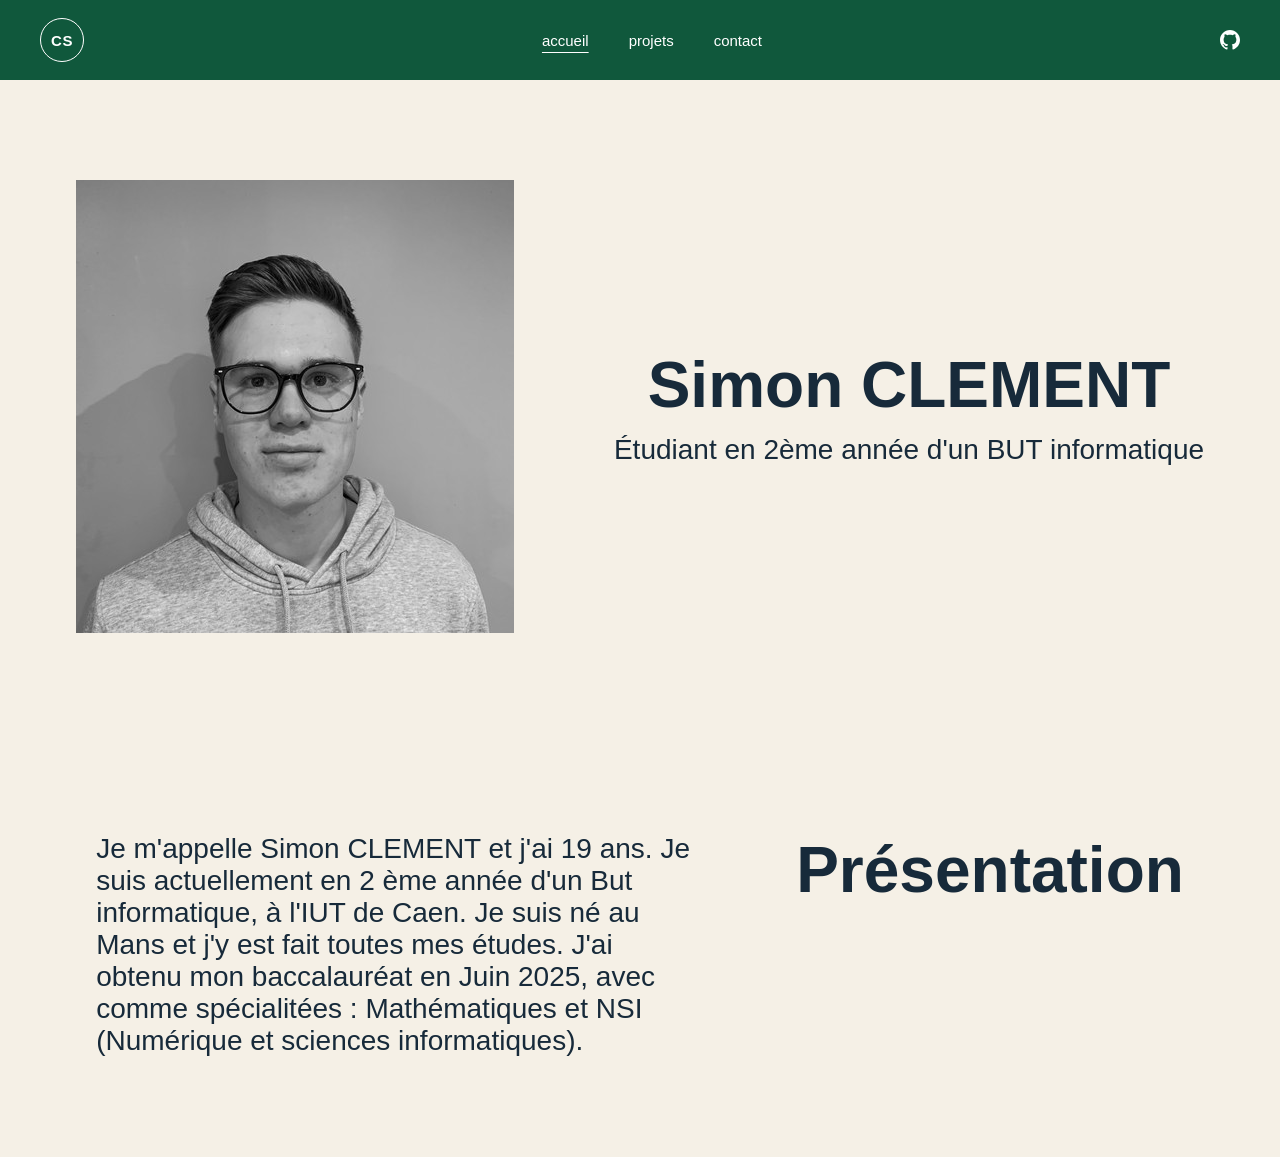
<file: index.html>
<!DOCTYPE html>
<html lang="fr">

<head>
  <meta charset="UTF-8">
  <meta name="viewport" content="width=device-width, initial-scale=1.0">
  <title>CS — Portfolio</title>
  <link rel="stylesheet" href="style/style.css">
</head>

<header class="barre-nav">
  <a class="logo" href="index.html">CS</a>

  <nav class="liens-nav">
    <a href="index.html" class="actif">accueil</a>
    <a href="pages/projets.html">projets</a>
    <a href="pages/contact.html">contact</a>
  </nav>

  <div class="reseaux">
    <a href="https://github.com/SimCLEMENT" aria-label="GitHub">
      <svg viewBox="0 0 24 24" width="20" height="20" fill="currentColor">
        <path
          d="M12 0C5.37 0 0 5.37 0 12c0 5.3 3.438 9.8 8.207 11.387.6.113.793-.26.793-.577 0-.285-.01-1.04-.016-2.04-3.338.725-4.043-1.61-4.043-1.61-.546-1.387-1.333-1.756-1.333-1.756-1.09-.744.083-.729.083-.729 1.205.084 1.84 1.237 1.84 1.237 1.07 1.834 2.807 1.304 3.492.997.108-.775.42-1.305.763-1.605-2.665-.303-5.466-1.332-5.466-5.93 0-1.31.469-2.38 1.236-3.22-.124-.303-.536-1.524.117-3.176 0 0 1.008-.322 3.3 1.23.957-.266 1.983-.399 3.003-.404 1.02.005 2.047.138 3.006.404 2.29-1.552 3.297-1.23 3.297-1.23.655 1.652.243 2.873.12 3.176.77.84 1.235 1.91 1.235 3.22 0 4.61-2.805 5.624-5.478 5.92.43.372.823 1.102.823 2.222 0 1.604-.014 2.897-.014 3.29 0 .32.192.694.8.576C20.565 21.795 24 17.298 24 12c0-6.63-5.37-12-12-12z" />
      </svg>
    </a>
  </div>
</header>



<body>

  <main class="heros">
    <div class="heros-contenu">
      <div class="heros-photo">
        <img src="assets/profile.jpg" alt="Portrait">
      </div>
      <div class="heros-texte">
        <p class="heros-nom">Simon CLEMENT</p>
        <p class="heros-statut">Étudiant en 2ème année d'un BUT informatique</p>
      </div>
    </div>
  </main>

  <section class="presentation">
    <div class="presentation-contenu">
      <p class="presentation-texte">Je m'appelle Simon CLEMENT et j'ai 19 ans. Je suis actuellement en 2 ème année d'un
        But informatique, à l'IUT de Caen. Je suis né au Mans et j'y est fait toutes mes études. J'ai obtenu mon
        baccalauréat en Juin 2025, avec comme spécialitées : Mathématiques et NSI (Numérique et sciences informatiques).
      </p>
      <p class="presentation-titre">Présentation</p>
    </div>
  </section>

</body>

</html>
</file>
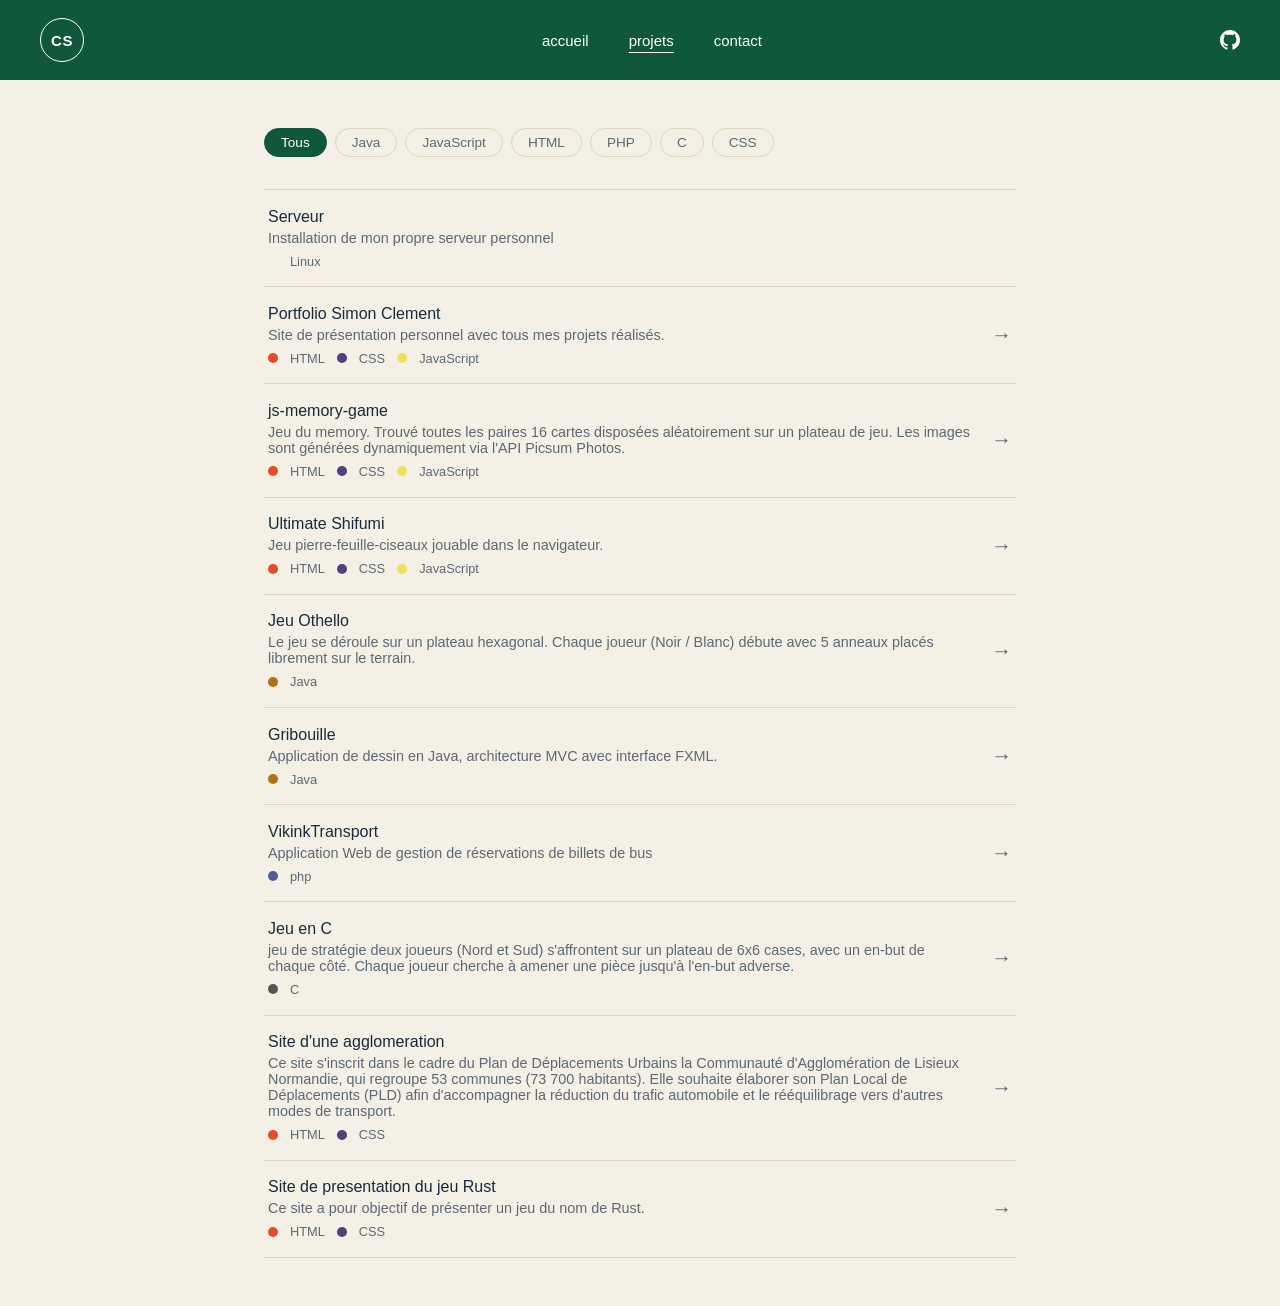
<file: pages/projets.html>
<!DOCTYPE html>
<html lang="fr">

<head>
    <meta charset="UTF-8">
    <meta name="viewport" content="width=device-width, initial-scale=1.0">
    <title>CS — Portfolio</title>
    <link rel="stylesheet" href="../style/style.css">
</head>

<header class="barre-nav">
    <a class="logo" href="../index.html">CS</a>

    <nav class="liens-nav">
        <a href="../index.html">accueil</a>
        <a href="projets.html" class="actif">projets</a>
        <a href="contact.html">contact</a>
    </nav>

    <div class="reseaux">
        <a href="https://github.com/SimCLEMENT" aria-label="GitHub">
            <svg viewBox="0 0 24 24" width="20" height="20" fill="currentColor">
                <path
                    d="M12 0C5.37 0 0 5.37 0 12c0 5.3 3.438 9.8 8.207 11.387.6.113.793-.26.793-.577 0-.285-.01-1.04-.016-2.04-3.338.725-4.043-1.61-4.043-1.61-.546-1.387-1.333-1.756-1.333-1.756-1.09-.744.083-.729.083-.729 1.205.084 1.84 1.237 1.84 1.237 1.07 1.834 2.807 1.304 3.492.997.108-.775.42-1.305.763-1.605-2.665-.303-5.466-1.332-5.466-5.93 0-1.31.469-2.38 1.236-3.22-.124-.303-.536-1.524.117-3.176 0 0 1.008-.322 3.3 1.23.957-.266 1.983-.399 3.003-.404 1.02.005 2.047.138 3.006.404 2.29-1.552 3.297-1.23 3.297-1.23.655 1.652.243 2.873.12 3.176.77.84 1.235 1.91 1.235 3.22 0 4.61-2.805 5.624-5.478 5.92.43.372.823 1.102.823 2.222 0 1.604-.014 2.897-.014 3.29 0 .32.192.694.8.576C20.565 21.795 24 17.298 24 12c0-6.63-5.37-12-12-12z" />
            </svg>
        </a>
    </div>
</header>

<body>
    <main class="projets-page">

        <!-- Filtres par langage -->
        <div class="filtres" id="filtres">
            <button class="filtre-btn active" data-lang="tous">Tous</button>
            <button class="filtre-btn" data-lang="java">Java</button>
            <button class="filtre-btn" data-lang="javascript">JavaScript</button>
            <button class="filtre-btn" data-lang="html">HTML</button>
            <button class="filtre-btn" data-lang="php">PHP</button>
            <button class="filtre-btn" data-lang="c">C</button>
            <button class="filtre-btn" data-lang="css">CSS</button>
        </div>

        <!-- Liste des projets -->
        <div class="liste-projets" id="liste-projets">

            <a href="serveur.html" class="projet-item" data-lang="linux">
                <div class="projet-infos">
                    <p class="projet-titre">Serveur</p>
                    <p class="projet-desc">Installation de mon propre serveur personnel</p>
                    <div class="projet-lang">
                        <span class="lang-dot"></span>Linux
                    </div>
                </div>
            </a>

            <a href="https://github.com/SimCLEMENT/PortfolioSimonCLEMENT" class="projet-item"
                data-lang="css javascript html">
                <div class="projet-infos">
                    <p class="projet-titre">Portfolio Simon Clement</p>
                    <p class="projet-desc">Site de présentation personnel avec tous mes projets réalisés.</p>
                    <div class="projet-lang">
                        <span class="lang-dot" style="background:#e34c26;"></span>HTML
                        <span class="lang-dot" style="background:#563d7c;"></span>CSS
                        <span class="lang-dot" style="background:#f1e05a;"></span>JavaScript
                    </div>
                </div>
                <span class="projet-fleche" aria-hidden="true">&#8594;</span>
            </a>

            <a href="https://github.com/SimCLEMENT/js-memory-game" class="projet-item" data-lang="html javascript css">
                <div class="projet-infos">
                    <p class="projet-titre">js-memory-game</p>
                    <p class="projet-desc">Jeu du memory. Trouvé toutes les paires 16 cartes disposées aléatoirement sur
                        un plateau de jeu. Les images sont générées dynamiquement via l'API Picsum Photos.</p>
                    <div class="projet-lang">
                        <span class="lang-dot" style="background:#e34c26;"></span>HTML
                        <span class="lang-dot" style="background:#563d7c;"></span>CSS
                        <span class="lang-dot" style="background:#f1e05a;"></span>JavaScript
                    </div>
                </div>
                <span class="projet-fleche" aria-hidden="true">&#8594;</span>
            </a>

            <a href="https://github.com/SimCLEMENT/UltimateShifumi" class="projet-item" data-lang="html javascript css">
                <div class="projet-infos">
                    <p class="projet-titre">Ultimate Shifumi</p>
                    <p class="projet-desc">Jeu pierre-feuille-ciseaux jouable dans le navigateur.</p>
                    <div class="projet-lang">
                        <span class="lang-dot" style="background:#e34c26;"></span>HTML
                        <span class="lang-dot" style="background:#563d7c;"></span>CSS
                        <span class="lang-dot" style="background:#f1e05a;"></span>JavaScript
                    </div>
                </div>
                <span class="projet-fleche" aria-hidden="true">&#8594;</span>
            </a>

            <a href="https://github.com/SimCLEMENT/JeuOthelloJava" class="projet-item" data-lang="java">
                <div class="projet-infos">
                    <p class="projet-titre">Jeu Othello</p>
                    <p class="projet-desc">Le jeu se déroule sur un plateau hexagonal. Chaque joueur (Noir / Blanc)
                        débute avec 5 anneaux placés librement sur le terrain.</p>
                    <div class="projet-lang">
                        <span class="lang-dot" style="background:#b07219;"></span>Java
                    </div>
                </div>
                <span class="projet-fleche" aria-hidden="true">&#8594;</span>
            </a>

            <a href="https://github.com/SimCLEMENT/Gribouille" class="projet-item" data-lang="java">
                <div class="projet-infos">
                    <p class="projet-titre">Gribouille</p>
                    <p class="projet-desc">Application de dessin en Java, architecture MVC avec interface FXML.</p>
                    <div class="projet-lang">
                        <span class="lang-dot" style="background:#b07219;"></span>Java
                    </div>
                </div>
                <span class="projet-fleche" aria-hidden="true">&#8594;</span>
            </a>

            <a href="https://github.com/SimCLEMENT/ViKingTransport" class="projet-item" data-lang="php">
                <div class="projet-infos">
                    <p class="projet-titre">VikinkTransport</p>
                    <p class="projet-desc">Application Web de gestion de réservations de billets de bus</p>
                    <div class="projet-lang">
                        <span class="lang-dot" style="background:#4F5D95;"></span>php
                    </div>
                </div>
                <span class="projet-fleche" aria-hidden="true">&#8594;</span>
            </a>

            <a href="https://github.com/SimCLEMENT/JeuEnC" class="projet-item" data-lang="C">
                <div class="projet-infos">
                    <p class="projet-titre">Jeu en C</p>
                    <p class="projet-desc">jeu de stratégie deux joueurs (Nord et Sud) s'affrontent sur un plateau de
                        6x6 cases, avec un en-but de chaque côté. Chaque joueur cherche à amener une pièce jusqu'à
                        l'en-but adverse.</p>
                    <div class="projet-lang">
                        <span class="lang-dot" style="background:#555555;"></span>C
                    </div>
                </div>
                <span class="projet-fleche" aria-hidden="true">&#8594;</span>
            </a>

            <a href="https://github.com/SimCLEMENT/SiteDUneAgglomeration" class="projet-item" data-lang="html css">
                <div class="projet-infos">
                    <p class="projet-titre">Site d'une agglomeration</p>
                    <p class="projet-desc">Ce site s'inscrit dans le cadre du Plan de Déplacements Urbains la Communauté
                        d'Agglomération de Lisieux Normandie, qui regroupe 53 communes (73 700 habitants). Elle souhaite
                        élaborer son Plan Local de Déplacements (PLD) afin d'accompagner la réduction du trafic
                        automobile et le rééquilibrage vers d'autres modes de transport.</p>
                    <div class="projet-lang">
                        <span class="lang-dot" style="background:#e34c26;"></span>HTML
                        <span class="lang-dot" style="background:#563d7c;"></span>CSS
                    </div>
                </div>
                <span class="projet-fleche" aria-hidden="true">&#8594;</span>
            </a>

            <a href="https://github.com/SimCLEMENT/PresentationJeuRust" class="projet-item" data-lang="html css">
                <div class="projet-infos">
                    <p class="projet-titre">Site de presentation du jeu Rust</p>
                    <p class="projet-desc">Ce site a pour objectif de présenter un jeu du nom de Rust.</p>
                    <div class="projet-lang">
                        <span class="lang-dot" style="background:#e34c26;"></span>HTML
                        <span class="lang-dot" style="background:#563d7c;"></span>CSS
                    </div>
                </div>
                <span class="projet-fleche" aria-hidden="true">&#8594;</span>
            </a>

        </div>

        <p class="aucun-resultat" id="aucun-resultat" hidden>Aucun projet pour ce langage.</p>

    </main>

    <script src="../js/projets.js"></script>
</body>

</html>
</file>
<file: style/style.css>
:root {
  --vert: #10583c;
  --blanc: #ffffff;
  --noir: #111111;
  --fond: #F5F0E6;
  --texte: #172A3A;
  --texte-secondaire: #5c6873;
  --bordure: #ddd6c7;
}

* {
  margin: 0;
  padding: 0;
  box-sizing: border-box;
}

body {
  font-family: -apple-system, BlinkMacSystemFont, "Segoe UI", Roboto, Helvetica, Arial, sans-serif;
  color: var(--noir);
  background: var(--fond);
}

/* ===================== */
/* BARRE DE NAVIGATION    */
/* ===================== */

.barre-nav {
  background: var(--vert);
  color: var(--blanc);
  display: flex;
  align-items: center;
  justify-content: space-between;
  padding: 18px 40px;
}

.logo {
  width: 44px;
  height: 44px;
  border: 1.5px solid var(--blanc);
  border-radius: 50%;
  display: flex;
  align-items: center;
  justify-content: center;
  font-weight: 600;
  font-size: 15px;
  letter-spacing: 0.5px;
  color: var(--blanc);
  text-decoration: none;
}

.liens-nav {
  display: flex;
  gap: 40px;
}

.liens-nav a {
  color: var(--blanc);
  text-decoration: none;
  font-size: 15px;
}

.liens-nav a.actif {
  text-decoration: underline;
  text-underline-offset: 6px;
}

.reseaux {
  display: flex;
  gap: 18px;
}

.reseaux a {
  color: var(--blanc);
  display: flex;
}

/* ===================== */
/* SECTION HÉROS          */
/* ===================== */

.heros {
  display: flex;
  justify-content: center;
  align-items: center;
  padding: 100px 40px;
}

.heros-contenu {
  display: flex;
  align-items: center;
  gap: 100px;
}

.heros-photo img {
  display: block;
  width: 438px;
  max-width: 100%;
  height: auto;
  filter: grayscale(100%);
}

.heros-texte {
  display: flex;
  flex-direction: column;
  align-items: center;
}

.heros-nom {
  font-size: 64px;
  font-weight: 700;
  color: var(--texte);
  white-space: nowrap;
}

.heros-statut {
  font-size: 28px;
  color: var(--texte);
  text-align: center;
  margin-top: 12px;
}

/* ===================== */
/* SECTION PRÉSENTATION   */
/* ===================== */

.presentation {
  display: flex;
  justify-content: center;
  align-items: center;
  padding: 100px 40px;
}

.presentation-contenu {
  display: flex;
  align-items: flex-start;
  gap: 100px;
}

.presentation-texte {
  font-size: 28px;
  color: var(--texte);
  max-width: 600px;
}

.presentation-titre {
  font-size: 64px;
  font-weight: 700;
  color: var(--texte);
  white-space: nowrap;
}

/* ===================== */
/* PAGE PROJETS           */
/* ===================== */

.projets-page {
  max-width: 800px;
  margin: 0 auto;
  padding: 3rem 1.5rem;
  color: var(--noir);
}

.projets-page h1 {
  font-size: 1.8rem;
  font-weight: 600;
  margin-bottom: 1.5rem;
  color: var(--texte);
}

/* -- Filtres -- */

.filtres {
  display: flex;
  flex-wrap: wrap;
  gap: 8px;
  margin-bottom: 2rem;
}

.filtre-btn {
  font-size: 0.85rem;
  padding: 6px 16px;
  border-radius: 999px;
  border: 1px solid var(--bordure);
  background: transparent;
  color: var(--texte-secondaire);
  cursor: pointer;
  transition: background 0.15s, border-color 0.15s, color 0.15s;
}

.filtre-btn:hover {
  border-color: var(--vert);
}

.filtre-btn.active {
  background: var(--vert);
  border-color: var(--vert);
  color: var(--blanc);
}

/* -- Liste des projets -- */

.liste-projets {
  border-top: 1px solid var(--bordure);
}

.projet-item {
  display: flex;
  justify-content: space-between;
  align-items: center;
  gap: 16px;
  padding: 1.1rem 0.25rem;
  border-bottom: 1px solid var(--bordure);
  text-decoration: none;
  color: inherit;
  transition: background 0.15s;
}

.projet-item:hover {
  background: rgba(16, 88, 60, 0.08);
}

.projet-infos {
  min-width: 0;
}

.projet-titre {
  font-size: 1rem;
  font-weight: 500;
  margin: 0;
  color: var(--texte);
}

.projet-desc {
  font-size: 0.9rem;
  color: var(--texte-secondaire);
  margin: 4px 0 8px;
}

.projet-lang {
  display: flex;
  align-items: center;
  gap: 12px;
  font-size: 0.8rem;
  color: var(--texte-secondaire);
}

.lang-dot {
  width: 10px;
  height: 10px;
  border-radius: 50%;
  display: inline-block;
}

.projet-fleche {
  font-size: 1.3rem;
  color: var(--texte-secondaire);
  flex-shrink: 0;
  transition: color 0.15s, transform 0.15s;
}

.projet-item:hover .projet-fleche {
  color: var(--vert);
  transform: translateX(3px);
}

.aucun-resultat {
  text-align: center;
  color: var(--texte-secondaire);
  padding: 2rem 0;
}

/* ===================== */
/* RESPONSIVE             */
/* ===================== */

@media (max-width: 600px) {
  .barre-nav {
    padding: 14px 20px;
  }
  .liens-nav {
    gap: 20px;
  }
  .heros {
    padding: 60px 20px;
  }
  .heros-contenu {
    flex-direction: column;
    text-align: center;
  }
  .presentation {
    padding: 60px 20px;
  }
  .presentation-contenu {
    flex-direction: column;
    text-align: center;
  }
}
</file>
